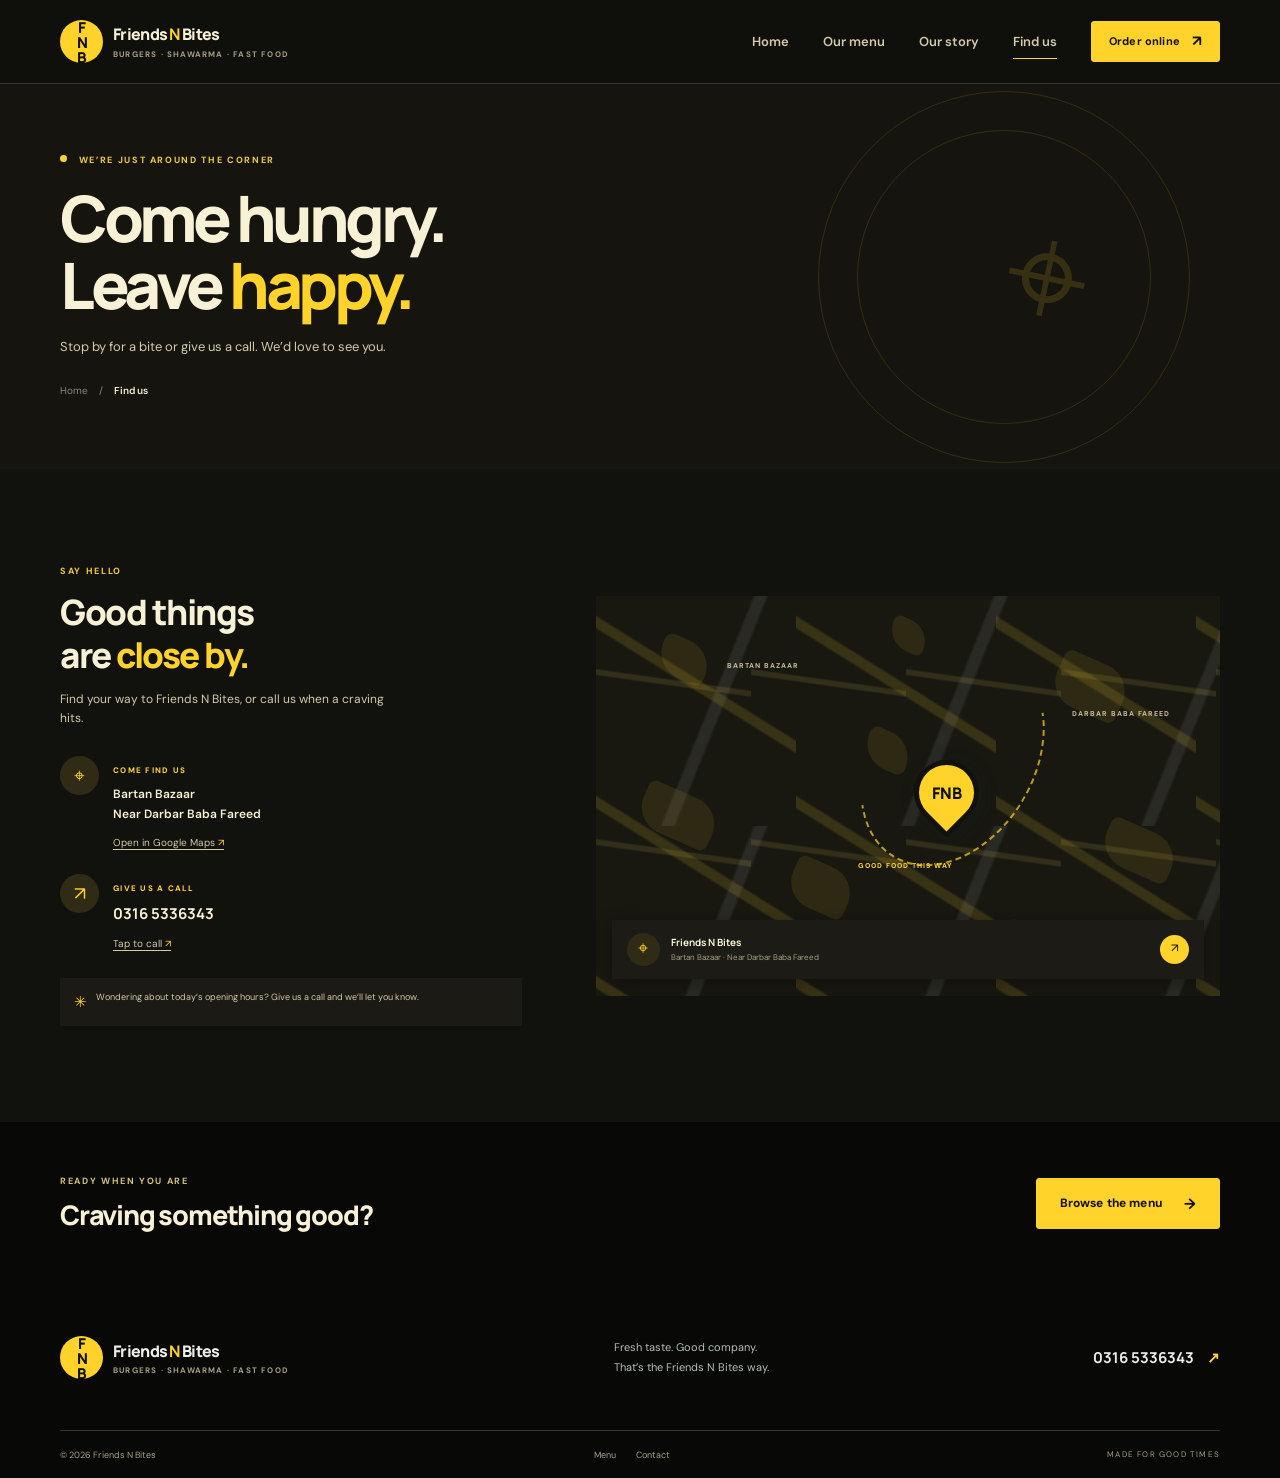
<file: contact.html>
<!DOCTYPE html>
<html lang="en">
<head>
  <meta charset="UTF-8">
  <meta name="viewport" content="width=device-width, initial-scale=1.0">
  <meta name="theme-color" content="#10100d">
  <meta name="description" content="Visit Friends N Bites in Bartan Bazaar near Darbar Hazrat Baba Fareed, Pakpattan, or call 0316 5336343.">
  <title>Find Us | Friends N Bites</title>
  <link rel="preconnect" href="https://fonts.googleapis.com">
  <link rel="preconnect" href="https://fonts.gstatic.com" crossorigin>
  <link href="https://fonts.googleapis.com/css2?family=DM+Sans:wght@400;500;600;700&family=Manrope:wght@400;500;600;700;800&display=swap" rel="stylesheet">
  <link rel="stylesheet" href="styles.css">
  <script src="script.js" defer></script>
</head>
<body>
  <header class="site-header"><div class="container header-inner"><a class="brand" href="index.html" aria-label="Friends N Bites home"><span class="brand-mark">F<span>N</span>B</span><span class="brand-name">Friends <b>N</b> Bites<small>BURGERS · SHAWARMA · FAST FOOD</small></span></a><button class="nav-toggle" type="button" aria-label="Open navigation" aria-expanded="false"><span></span><span></span><span></span></button><nav class="main-nav" aria-label="Main navigation"><a href="index.html">Home</a><a href="menu.html">Our menu</a><a href="about.html">Our story</a><a href="contact.html">Find us</a><a class="button button-small nav-cta" href="menu.html">Order online <span aria-hidden="true">↗</span></a></nav></div></header>
  <main>
    <section class="page-hero contact-page-hero"><div class="container page-hero-inner"><p class="eyebrow"><span class="eyebrow-dot"></span> WE’RE JUST AROUND THE CORNER</p><h1>Come hungry.<br>Leave <span>happy.</span></h1><p>Stop by for a bite or give us a call. We’d love to see you.</p><div class="breadcrumbs"><a href="index.html">Home</a><span>/</span><span>Find us</span></div></div><div class="page-hero-decoration" aria-hidden="true">⌖</div></section>
    <section class="section contact-section"><div class="container contact-grid"><div class="contact-details"><p class="eyebrow">SAY HELLO</p><h2>Good things<br>are <span>close by.</span></h2><p class="contact-intro">Find your way to Friends N Bites, or call us when a craving hits.</p><div class="contact-detail"><span class="contact-symbol" aria-hidden="true">⌖</span><div><span class="detail-label">COME FIND US</span><p>Bartan Bazaar<br>Near Darbar Baba Fareed</p><a href="https://maps.google.com/?q=Bartan+Bazaar+near+Darbar+Baba+Fareed" target="_blank" rel="noopener noreferrer">Open in Google Maps <span aria-hidden="true">↗</span></a></div></div><div class="contact-detail"><span class="contact-symbol" aria-hidden="true">↗</span><div><span class="detail-label">GIVE US A CALL</span><p><a class="contact-number" href="tel:+923165336343">0316 5336343</a></p><a href="tel:+923165336343">Tap to call <span aria-hidden="true">↗</span></a></div></div><div class="contact-note"><span aria-hidden="true">✳</span><p>Wondering about today’s opening hours? Give us a call and we’ll let you know.</p></div></div><div class="contact-map"><div class="map-pattern" aria-hidden="true"><span></span><span></span><span></span><span></span><span></span><span></span><span></span><span></span><span></span></div><div class="map-route" aria-hidden="true"></div><div class="map-pin"><span>F<span>N</span>B</span></div><div class="map-card"><span class="map-card-icon" aria-hidden="true">⌖</span><div><b>Friends N Bites</b><small>Bartan Bazaar · Near Darbar Baba Fareed</small></div><a href="https://maps.google.com/?q=Bartan+Bazaar+near+Darbar+Baba+Fareed" target="_blank" rel="noopener noreferrer" aria-label="Open Friends N Bites location in Google Maps">↗</a></div><span class="map-label map-label-one">BARTAN BAZAAR</span><span class="map-label map-label-two">DARBAR BABA FAREED</span><span class="map-label map-label-three">GOOD FOOD THIS WAY</span></div></div></section>
    <section class="contact-bottom"><div class="container contact-bottom-inner"><div><p class="eyebrow eyebrow-light">READY WHEN YOU ARE</p><h2>Craving something good?</h2></div><a class="button button-light" href="menu.html">Browse the menu <span aria-hidden="true">→</span></a></div></section>
  </main>
  <footer class="site-footer"><div class="container footer-main"><a class="brand brand-footer" href="index.html"><span class="brand-mark">F<span>N</span>B</span><span class="brand-name">Friends <b>N</b> Bites<small>BURGERS · SHAWARMA · FAST FOOD</small></span></a><p>Fresh taste. Good company.<br>That’s the Friends N Bites way.</p><a class="footer-phone" href="tel:+923165336343">0316 5336343 <span aria-hidden="true">↗</span></a></div><div class="container footer-bottom"><span>© <span data-current-year></span> Friends N Bites</span><div><a href="menu.html">Menu</a><a href="contact.html">Contact</a></div><span>MADE FOR GOOD TIMES</span></div></footer>
</body>
</html>
</file>
<file: styles.css>
:root {
  --ink: #f7f1d6;
  --ink-soft: #d3caaa;
  --muted: #a69f83;
  --paper: #10100d;
  --white: #1c1b15;
  --line: #383629;
  --orange: #ffd329;
  --yellow: #ffd329;
  --green: #f1ce36;
  --deep-green: #080807;
  --font-body: "DM Sans", sans-serif;
  --font-display: "Manrope", sans-serif;
  --container: 1160px;
}

* { box-sizing: border-box; }
html { scroll-behavior: smooth; scroll-padding-top: 95px; }
body { margin: 0; color: var(--ink); background: var(--paper); font-family: var(--font-body); font-size: 15px; line-height: 1.65; -webkit-font-smoothing: antialiased; }
img { display: block; width: 100%; }
a { color: inherit; text-decoration: none; }
button { font: inherit; }
.container { width: min(var(--container), calc(100% - 64px)); margin-inline: auto; }

.site-header { position: sticky; z-index: 10; top: 0; background: rgba(249, 248, 243, .94); border-bottom: 1px solid rgba(231, 230, 221, .82); backdrop-filter: blur(14px); }
.header-inner { min-height: 83px; display: flex; align-items: center; justify-content: space-between; }
.brand { display: inline-flex; align-items: center; gap: 10px; flex-shrink: 0; }
.brand-mark { width: 43px; height: 43px; display: grid; place-items: center; border-radius: 50%; color: var(--white); background: var(--ink); font: 800 15px/1 var(--font-display); letter-spacing: -1px; }
.brand-mark span, .signoff-mark span { color: var(--yellow); }
.brand-name { font: 800 16px/1.2 var(--font-display); letter-spacing: -.7px; }
.brand-name b { color: var(--orange); }
.brand-name small { display: block; margin-top: 5px; color: var(--muted); font: 700 8px/1 var(--font-body); letter-spacing: 1.2px; }
.main-nav { display: flex; align-items: center; gap: 34px; }
.main-nav > a:not(.button) { position: relative; padding-block: 8px; color: var(--ink-soft); font-size: 13px; font-weight: 600; }
.main-nav > a:not(.button)::after { position: absolute; right: 0; bottom: 1px; left: 0; height: 1px; background: var(--orange); content: ""; transform: scaleX(0); transform-origin: left; transition: transform .2s ease; }
.main-nav > a:not(.button):hover::after, .main-nav > a[aria-current="page"]::after { transform: scaleX(1); }
.main-nav > a[aria-current="page"] { color: var(--ink); }
.nav-toggle { display: none; }
.button { display: inline-flex; min-height: 51px; align-items: center; justify-content: center; gap: 22px; padding: 0 23px; border: 1px solid var(--ink); border-radius: 3px; color: var(--white); background: var(--ink); font-size: 12px; font-weight: 700; letter-spacing: .15px; transition: background .18s ease, color .18s ease, transform .18s ease; }
.button:hover { color: var(--ink); background: transparent; transform: translateY(-2px); }
.button-small { min-height: 41px; gap: 12px; padding-inline: 17px; font-size: 11px; }
.button-light { border-color: var(--white); color: var(--ink); background: var(--white); }
.button-light:hover { color: var(--white); background: transparent; }
.button-outline { color: var(--ink); background: transparent; }
.button-outline:hover { color: var(--white); background: var(--ink); }
.text-link { display: inline-flex; align-items: center; gap: 14px; border-bottom: 1px solid #adb1a6; padding-bottom: 5px; font-size: 12px; font-weight: 700; transition: color .18s ease, border-color .18s ease; }
.text-link:hover { color: var(--orange); border-color: var(--orange); }
.text-link span, .button span { font-size: 15px; }

.hero { position: relative; overflow: hidden; padding: 60px 0 0; background: #f5f3eb; }
.hero::before { position: absolute; top: -180px; right: -90px; width: 470px; height: 470px; border: 1px solid rgba(104, 124, 78, .12); border-radius: 50%; content: ""; }
.hero::after { position: absolute; top: -135px; right: -45px; width: 380px; height: 380px; border: 1px solid rgba(104, 124, 78, .12); border-radius: 50%; content: ""; }
.hero-grid { position: relative; z-index: 1; display: grid; min-height: 495px; grid-template-columns: .92fr 1.08fr; align-items: center; gap: 70px; }
.hero-copy { padding: 0 0 42px 22px; }
.eyebrow { margin: 0 0 16px; color: var(--green); font-size: 9px; font-weight: 700; letter-spacing: 1.65px; line-height: 1.4; }
.eyebrow-dot { display: inline-block; width: 7px; height: 7px; margin-right: 8px; border-radius: 50%; background: var(--orange); vertical-align: 1px; }
.hero h1, .page-hero h1 { margin: 0; font: 800 clamp(44px, 5.6vw, 72px)/1.06 var(--font-display); letter-spacing: -4.5px; }
.hero h1 span, .page-hero h1 span, .section-heading h2 span, .story-copy h2 span, .story-end h2 span, .contact-details h2 span { color: var(--orange); }
.hero-description { max-width: 420px; margin: 22px 0 26px; color: var(--ink-soft); font-size: 14px; line-height: 1.85; }
.hero-actions { display: flex; align-items: center; gap: 25px; }
.hero-note { display: flex; align-items: center; gap: 12px; margin-top: 37px; color: var(--ink-soft); font-size: 10px; font-weight: 600; }
.note-stars { color: #d49d25; font-size: 11px; letter-spacing: 2px; }
.note-divider { width: 1px; height: 14px; background: #c5c6bc; }
.hero-visual { position: relative; width: 100%; padding: 0 12px 24px 0; }
.hero-image-wrap { height: 425px; overflow: hidden; border-radius: 43% 43% 4px 4px; background: #d9d0bd; }
.hero-image-wrap img { height: 100%; object-fit: cover; object-position: center; }
.hero-stamp { position: absolute; top: 35px; right: -22px; width: 96px; height: 96px; display: flex; flex-direction: column; align-items: center; justify-content: center; border-radius: 50%; color: var(--ink); background: var(--yellow); font: 800 10px/1.3 var(--font-display); text-align: center; letter-spacing: 1px; transform: rotate(9deg); }
.hero-stamp b { margin-top: 3px; color: var(--orange); font-size: 18px; }
.hero-caption { position: absolute; bottom: 0; left: -38px; display: flex; align-items: center; gap: 13px; min-width: 240px; padding: 15px 19px; border: 1px solid #edede7; background: var(--white); box-shadow: 0 9px 30px rgba(23, 37, 31, .07); }
.caption-icon { display: grid; width: 36px; height: 36px; place-items: center; border-radius: 50%; color: var(--orange); background: #f8ebe3; font-size: 19px; }
.hero-caption b, .hero-caption small { display: block; }
.hero-caption b { font: 700 11px var(--font-display); }
.hero-caption small { margin-top: 3px; color: var(--muted); font-size: 9px; }
.hero-number { position: absolute; right: 5px; bottom: 2px; color: var(--ink); font: 700 12px var(--font-display); }
.hero-number span { color: #a1a49a; }
.hero-bottom { display: flex; height: 53px; align-items: center; justify-content: space-between; border-top: 1px solid rgba(23, 37, 31, .12); color: #82877e; font-size: 8px; font-weight: 700; letter-spacing: 1.4px; }
.scroll-cue { display: flex; align-items: center; gap: 8px; }
.scroll-cue i { display: inline-block; width: 5px; height: 5px; border: 1px solid var(--orange); border-radius: 50%; }

.section { padding: 96px 0; }
.menu-preview { background: var(--white); }
.section-heading { display: flex; align-items: end; justify-content: space-between; margin-bottom: 33px; }
.section-heading .eyebrow { margin-bottom: 10px; }
.section-heading h2, .menu-topline h2 { margin: 0; font: 800 36px/1.2 var(--font-display); letter-spacing: -1.7px; }
.feature-grid { display: grid; grid-template-columns: repeat(3, 1fr); gap: 20px; }
.feature-card { display: block; }
.feature-image { position: relative; height: 242px; overflow: hidden; background: #e5e1d5; }
.feature-image img { height: 100%; object-fit: cover; transition: transform .45s ease; }
.feature-card:hover .feature-image img { transform: scale(1.045); }
.feature-index { position: absolute; bottom: 12px; left: 12px; padding: 6px 9px; color: var(--white); background: rgba(23, 37, 31, .85); font-size: 8px; font-weight: 700; letter-spacing: 1px; }
.feature-details { display: flex; align-items: center; justify-content: space-between; padding: 16px 1px 0; }
.feature-details h3 { margin: 0; font: 800 16px var(--font-display); letter-spacing: -.4px; }
.feature-details p { margin: 3px 0 0; color: var(--muted); font-size: 11px; }
.round-arrow { display: grid; width: 35px; height: 35px; place-items: center; border: 1px solid var(--line); border-radius: 50%; transition: background .18s ease, color .18s ease; }
.feature-card:hover .round-arrow { color: var(--white); background: var(--ink); }

.deal-band { overflow: hidden; color: var(--white); background: var(--deep-green); }
.deal-band-inner { position: relative; display: flex; min-height: 390px; align-items: center; justify-content: space-between; padding-block: 60px; }
.deal-band-inner::before { position: absolute; top: -210px; right: 120px; width: 520px; height: 520px; border: 1px solid rgba(255, 255, 255, .08); border-radius: 50%; content: ""; }
.deal-copy { position: relative; z-index: 1; max-width: 490px; }
.eyebrow-light { color: #d3c274; }
.deal-copy h2 { margin: 0; font: 800 39px/1.2 var(--font-display); letter-spacing: -1.7px; }
.deal-copy h2 span { color: #d5dfbd; }
.deal-copy > p:not(.eyebrow) { max-width: 370px; margin: 15px 0 23px; color: #c7d0c8; font-size: 13px; }
.deal-price-card { position: relative; display: flex; width: 310px; min-height: 260px; flex-direction: column; align-items: flex-start; justify-content: center; padding: 31px; overflow: hidden; color: var(--ink); background: var(--yellow); transform: rotate(2deg); }
.deal-card-label { font-size: 9px; font-weight: 800; letter-spacing: 1.4px; }
.deal-card-main { display: flex; align-items: center; gap: 10px; margin-top: 16px; font: 800 68px/.85 var(--font-display); letter-spacing: -5px; }
.deal-card-main small { font-size: 14px; line-height: 1.3; letter-spacing: .4px; }
.deal-card-plus { position: absolute; top: 99px; right: 53px; color: var(--orange); font-size: 29px; font-weight: 600; }
.deal-card-drink { margin-top: 14px; font-size: 9px; font-weight: 700; letter-spacing: 1px; }
.deal-card-price { margin-top: 12px; color: var(--orange); font: 800 27px var(--font-display); letter-spacing: -1px; }
.deal-card-price span { margin-left: 5px; color: var(--ink-soft); font: 500 10px var(--font-body); letter-spacing: 0; }
.deal-card-spark { position: absolute; right: 14px; bottom: 10px; color: rgba(23, 37, 31, .14); font-size: 70px; }

.visit-strip { background: var(--paper); }
.visit-inner { display: flex; align-items: center; gap: 20px; }
.visit-icon { display: grid; width: 53px; height: 53px; flex: 0 0 53px; place-items: center; border: 1px solid #d9ddcf; border-radius: 50%; color: var(--orange); font-size: 24px; }
.visit-inner .eyebrow { margin: 0 0 4px; }
.visit-inner h2 { margin: 0; font: 800 19px var(--font-display); letter-spacing: -.5px; }
.visit-inner p:not(.eyebrow) { margin: 4px 0 0; color: var(--muted); font-size: 11px; }
.visit-inner .button { margin-left: auto; }

.site-footer { color: #eceee9; background: var(--ink); }
.footer-main { display: flex; min-height: 145px; align-items: center; justify-content: space-between; gap: 25px; }
.brand-footer .brand-mark { color: var(--ink); background: var(--yellow); }
.brand-footer .brand-mark span { color: var(--orange); }
.brand-footer .brand-name small { color: #9ea89f; }
.footer-main > p { margin: 0; color: #b5beb7; font-size: 11px; line-height: 1.8; }
.footer-phone { font: 700 15px var(--font-display); }
.footer-phone span { margin-left: 10px; color: var(--yellow); }
.footer-bottom { display: flex; min-height: 48px; align-items: center; justify-content: space-between; border-top: 1px solid rgba(255,255,255,.13); color: #98a39a; font-size: 9px; }
.footer-bottom div { display: flex; gap: 20px; }
.footer-bottom a:hover { color: var(--white); }
.footer-bottom > span:last-child { font-size: 8px; letter-spacing: 1.2px; }

.page-hero { position: relative; overflow: hidden; min-height: 385px; display: flex; align-items: center; background: #f1f0e8; }
.page-hero::before, .page-hero::after { position: absolute; top: 50%; right: 7%; width: 370px; height: 370px; border: 1px solid rgba(104, 124, 78, .15); border-radius: 50%; content: ""; transform: translateY(-50%); }
.page-hero::after { right: calc(7% + 39px); width: 292px; height: 292px; }
.page-hero-inner { position: relative; z-index: 1; padding-block: 54px; }
.page-hero .eyebrow { margin-bottom: 17px; }
.page-hero h1 { font-size: clamp(45px, 5.2vw, 64px); }
.page-hero-inner > p:not(.eyebrow) { max-width: 485px; margin: 16px 0 0; color: var(--ink-soft); font-size: 13px; line-height: 1.8; }
.breadcrumbs { display: flex; gap: 11px; margin-top: 24px; color: #858a80; font-size: 10px; }
.breadcrumbs a:hover { color: var(--orange); }
.breadcrumbs span:last-child { color: var(--ink); font-weight: 600; }
.page-hero-decoration { position: absolute; top: 50%; right: 15%; color: rgba(235, 104, 64, .16); font-size: 145px; transform: translateY(-50%) rotate(12deg); }
.menu-section { padding-top: 76px; background: var(--white); }
.menu-topline { display: flex; align-items: end; justify-content: space-between; margin-bottom: 26px; }
.menu-topline .eyebrow { margin-bottom: 9px; }
.menu-topline h2 { font-size: 30px; }
.price-note { margin: 0 0 5px; color: var(--muted); font-size: 10px; }
.price-note b { color: var(--ink); }
.menu-filters { display: flex; flex-wrap: wrap; gap: 9px; padding-bottom: 25px; border-bottom: 1px solid var(--line); }
.filter-button { min-height: 37px; padding: 0 16px; border: 1px solid var(--line); border-radius: 30px; color: var(--ink-soft); background: transparent; font-size: 10px; font-weight: 600; cursor: pointer; transition: background .18s ease, color .18s ease, border .18s ease; }
.filter-button:hover, .filter-button.is-active { border-color: var(--ink); color: var(--white); background: var(--ink); }
.menu-group { padding-top: 41px; scroll-margin-top: 100px; }
.menu-group[hidden] { display: none; }
.menu-group-heading { display: flex; align-items: center; gap: 14px; margin-bottom: 19px; }
.menu-group-icon { display: grid; width: 37px; height: 37px; flex: 0 0 37px; place-items: center; border-radius: 50%; color: var(--orange); background: #f9eee7; font-size: 17px; }
.menu-group-heading .eyebrow { margin: 0 0 2px; font-size: 8px; }
.menu-group-heading h3 { margin: 0; font: 800 20px var(--font-display); letter-spacing: -.7px; }
.group-rule { height: 1px; flex: 1; margin-left: 9px; background: var(--line); }
.deal-menu-grid { display: grid; grid-template-columns: 1fr 1fr; gap: 16px; }
.deal-menu-card { position: relative; min-height: 191px; overflow: hidden; padding: 23px 25px; }
.deal-family { background: #f5df68; }
.deal-friends { color: var(--white); background: #61764e; }
.deal-tag { font-size: 8px; font-weight: 800; letter-spacing: 1.35px; }
.deal-menu-card h4 { position: relative; z-index: 1; margin: 12px 0 2px; font: 800 24px var(--font-display); letter-spacing: -.8px; }
.deal-menu-card p { position: relative; z-index: 1; margin: 0; font-size: 11px; font-weight: 600; }
.deal-menu-card p span { margin-inline: 5px; color: var(--orange); }
.deal-friends p span { color: var(--yellow); }
.deal-menu-bottom { position: relative; z-index: 1; display: flex; align-items: center; justify-content: space-between; margin-top: 17px; }
.deal-menu-price { font: 800 23px var(--font-display); letter-spacing: -.8px; }
.deal-menu-bottom a { display: inline-flex; align-items: center; gap: 9px; padding: 7px 12px; border: 1px solid currentColor; font-size: 9px; font-weight: 700; }
.deal-menu-bottom a:hover { color: var(--white); background: var(--ink); border-color: var(--ink); }
.deal-friends .deal-menu-bottom a:hover { color: var(--ink); background: var(--white); border-color: var(--white); }
.deal-decoration { position: absolute; top: 11px; right: 18px; color: rgba(23, 37, 31, .09); font: 800 112px/.9 var(--font-display); letter-spacing: -13px; }
.deal-friends .deal-decoration { color: rgba(255,255,255,.11); }
.menu-list { display: grid; grid-template-columns: 1fr 1fr; column-gap: 44px; }
.menu-item { display: flex; min-height: 82px; align-items: center; justify-content: space-between; gap: 16px; border-bottom: 1px solid var(--line); }
.menu-item h4 { margin: 0; font: 700 12px/1.5 var(--font-display); }
.item-quantity { margin-left: 5px; color: #8a9085; font: 500 9px var(--font-body); }
.menu-item p { margin: 2px 0 0; color: var(--muted); font-size: 9px; }
.menu-price { flex: 0 0 auto; color: var(--green); font: 800 12px var(--font-display); white-space: nowrap; }
.menu-footnote { display: flex; align-items: center; gap: 8px; margin-top: 36px; padding: 17px; color: var(--ink-soft); background: #f6f5ef; font-size: 10px; }
.menu-footnote > span { color: var(--orange); }
.menu-footnote a { margin-left: 3px; color: var(--ink); font-weight: 700; text-decoration: underline; text-underline-offset: 3px; }
.menu-cta, .contact-bottom { color: var(--white); background: var(--deep-green); }
.menu-cta-inner, .contact-bottom-inner { display: flex; min-height: 194px; align-items: center; justify-content: space-between; gap: 25px; }
.menu-cta .eyebrow, .contact-bottom .eyebrow { margin-bottom: 8px; }
.menu-cta h2, .contact-bottom h2 { margin: 0; font: 800 29px var(--font-display); letter-spacing: -1.2px; }

.story-section { background: var(--white); }
.story-grid { display: grid; grid-template-columns: 1fr .9fr; align-items: center; gap: 75px; }
.story-photo { position: relative; min-height: 430px; }
.story-photo img { height: 430px; object-fit: cover; }
.story-photo-label { position: absolute; bottom: 0; left: 0; padding: 13px 17px; color: var(--ink); background: var(--yellow); font-size: 8px; font-weight: 800; letter-spacing: 1.4px; }
.story-copy .eyebrow { margin-bottom: 13px; }
.story-copy h2, .contact-details h2 { margin: 0; font: 800 35px/1.23 var(--font-display); letter-spacing: -1.5px; }
.story-copy > p:not(.eyebrow) { margin: 17px 0 0; color: var(--ink-soft); font-size: 12px; line-height: 1.9; }
.story-signoff { display: flex; align-items: center; gap: 11px; margin: 23px 0; }
.signoff-mark { display: grid; width: 37px; height: 37px; place-items: center; border-radius: 50%; color: var(--white); background: var(--ink); font: 800 12px var(--font-display); }
.story-signoff b, .story-signoff small { display: block; }
.story-signoff b { font: 700 11px var(--font-display); }
.story-signoff small { color: var(--muted); font-size: 9px; }
.story-copy .button { min-height: 45px; }
.values-band { padding: 64px 0; background: #f0f0e8; }
.values-grid { display: grid; grid-template-columns: repeat(3, 1fr); gap: 43px; }
.values-grid article { padding-left: 18px; border-left: 1px solid #cbd0c2; }
.value-number { color: var(--orange); font: 700 10px var(--font-display); letter-spacing: 1px; }
.values-grid h3 { margin: 9px 0 4px; font: 800 17px var(--font-display); letter-spacing: -.5px; }
.values-grid p { max-width: 240px; margin: 0; color: var(--ink-soft); font-size: 11px; }
.story-end { text-align: center; background: var(--white); }
.story-end .eyebrow { margin-bottom: 8px; }
.story-end h2 { margin: 0; font: 800 31px var(--font-display); letter-spacing: -1.3px; }
.story-end > .container > p:not(.eyebrow) { margin: 10px 0 20px; color: var(--muted); font-size: 12px; }
.story-end .button { min-height: 45px; }

.contact-section { background: var(--white); }
.contact-grid { display: grid; grid-template-columns: .85fr 1.15fr; gap: 74px; align-items: center; }
.contact-details .eyebrow { margin-bottom: 13px; }
.contact-intro { max-width: 340px; margin: 13px 0 27px; color: var(--ink-soft); font-size: 12px; }
.contact-detail { display: flex; gap: 14px; margin-top: 21px; }
.contact-symbol { display: grid; width: 39px; height: 39px; flex: 0 0 39px; place-items: center; border-radius: 50%; color: var(--orange); background: #f9eee7; font-size: 19px; }
.detail-label { color: var(--green); font-size: 8px; font-weight: 800; letter-spacing: 1.25px; }
.contact-detail p { margin: 4px 0; font-size: 12px; font-weight: 600; line-height: 1.65; }
.contact-detail a:not(.contact-number) { color: var(--ink-soft); font-size: 10px; text-decoration: underline; text-underline-offset: 3px; }
.contact-detail a span { color: var(--orange); }
.contact-number { font: 700 15px var(--font-display); }
.contact-note { display: flex; gap: 9px; margin-top: 23px; padding: 12px 14px; background: #f5f4ed; }
.contact-note > span { color: var(--orange); }
.contact-note p { margin: 0; color: var(--ink-soft); font-size: 9px; line-height: 1.7; }
.contact-map { position: relative; min-height: 400px; overflow: hidden; background: #e6e9dd; }
.map-pattern { position: absolute; inset: 0; background-color: #e8eadd; background-image: linear-gradient(32deg, transparent 48%, rgba(255,255,255,.8) 49%, rgba(255,255,255,.8) 52%, transparent 53%), linear-gradient(112deg, transparent 47%, rgba(255,255,255,.74) 48%, rgba(255,255,255,.74) 51%, transparent 52%), linear-gradient(8deg, transparent 47%, rgba(208,215,198,.65) 48%, rgba(208,215,198,.65) 50%, transparent 51%); background-size: 200px 180px, 240px 230px, 155px 170px; }
.map-pattern span { position: absolute; display: block; width: 52px; height: 39px; border-radius: 8px 28px 8px 28px; background: rgba(181, 198, 157, .38); transform: rotate(24deg); }
.map-pattern span:nth-child(1) { top: 11%; left: 10%; }
.map-pattern span:nth-child(2) { top: 16%; right: 15%; width: 72px; height: 53px; }
.map-pattern span:nth-child(3) { top: 49%; left: 7%; width: 78px; height: 47px; }
.map-pattern span:nth-child(4) { top: 67%; left: 31%; width: 63px; height: 47px; }
.map-pattern span:nth-child(5) { top: 58%; right: 7%; width: 74px; height: 45px; }
.map-pattern span:nth-child(6) { bottom: 7%; right: 26%; width: 58px; height: 41px; }
.map-pattern span:nth-child(7) { top: 34%; left: 43%; width: 47px; height: 37px; }
.map-pattern span:nth-child(8) { bottom: 10%; left: 8%; width: 40px; height: 31px; }
.map-pattern span:nth-child(9) { top: 6%; left: 47%; width: 39px; height: 31px; }
.map-route { position: absolute; top: 12%; left: 44%; width: 165px; height: 230px; border: 2px dashed rgba(235, 104, 64, .55); border-top-color: transparent; border-left-color: transparent; border-radius: 50%; transform: rotate(31deg); }
.map-pin { position: absolute; top: 41%; left: 51%; display: grid; width: 65px; height: 65px; place-items: center; border: 5px solid var(--white); border-radius: 50% 50% 50% 4px; color: var(--white); background: var(--ink); box-shadow: 0 5px 18px rgba(23,37,31,.2); font: 800 16px var(--font-display); transform: rotate(-45deg); }
.map-pin > span { transform: rotate(45deg); }
.map-pin > span span { color: var(--yellow); }
.map-card { position: absolute; right: 16px; bottom: 17px; left: 16px; display: flex; align-items: center; gap: 11px; padding: 13px 15px; background: var(--white); box-shadow: 0 4px 17px rgba(23,37,31,.09); }
.map-card-icon { display: grid; width: 33px; height: 33px; place-items: center; border-radius: 50%; color: var(--orange); background: #f9eee7; font-size: 18px; }
.map-card b, .map-card small { display: block; }
.map-card b { font: 700 10px var(--font-display); }
.map-card small { margin-top: 2px; color: var(--muted); font-size: 8px; }
.map-card > a { display: grid; width: 29px; height: 29px; place-items: center; margin-left: auto; border-radius: 50%; color: var(--white); background: var(--ink); font-size: 12px; }
.map-label { position: absolute; color: #7e8976; font-size: 7px; font-weight: 800; letter-spacing: 1px; }
.map-label-one { top: 16%; left: 21%; }
.map-label-two { top: 28%; right: 8%; }
.map-label-three { top: 66%; left: 42%; color: var(--orange); }
.contact-bottom-inner { min-height: 163px; }
.contact-bottom h2 { font-size: 27px; }

@media (min-width: 1300px) {
  .hero-grid { min-height: 535px; }
  .hero-image-wrap { height: 460px; }
}

@media (max-width: 900px) {
  .container { width: min(var(--container), calc(100% - 44px)); }
  .main-nav { gap: 20px; }
  .hero-grid { min-height: 440px; gap: 35px; }
  .hero-copy { padding-left: 0; }
  .hero-image-wrap { height: 365px; }
  .hero h1 { font-size: 55px; letter-spacing: -3.4px; }
  .feature-image { height: 200px; }
  .story-grid { gap: 40px; }
  .contact-grid { gap: 40px; }
}

@media (max-width: 680px) {
  html { scroll-padding-top: 75px; }
  .container { width: calc(100% - 40px); }
  .header-inner { min-height: 69px; }
  .brand-mark { width: 38px; height: 38px; font-size: 13px; }
  .brand-name { font-size: 14px; }
  .brand-name small { font-size: 7px; letter-spacing: .9px; }
  .nav-toggle { display: flex; width: 40px; height: 40px; flex-direction: column; align-items: center; justify-content: center; gap: 5px; border: 1px solid var(--line); border-radius: 50%; background: transparent; cursor: pointer; }
  .nav-toggle span { width: 15px; height: 1.5px; background: var(--ink); transition: transform .2s ease; }
  .nav-toggle[aria-expanded="true"] span:first-child { transform: translateY(3.25px) rotate(45deg); }
  .nav-toggle[aria-expanded="true"] span:nth-child(2) { opacity: 0; }
  .nav-toggle[aria-expanded="true"] span:last-child { transform: translateY(-3.25px) rotate(-45deg); }
  .main-nav { position: absolute; top: 68px; right: 0; left: 0; display: none; align-items: stretch; gap: 0; padding: 9px 20px 18px; border-bottom: 1px solid var(--line); background: var(--paper); box-shadow: 0 12px 20px rgba(23,37,31,.06); }
  .main-nav.is-open { display: flex; flex-direction: column; }
  .main-nav > a:not(.button) { padding: 12px 2px; border-bottom: 1px solid var(--line); }
  .main-nav > a:not(.button)::after { display: none; }
  .main-nav .nav-cta { align-self: flex-start; margin-top: 13px; }
  .hero { padding-top: 35px; }
  .hero::before { top: 340px; right: -180px; width: 360px; height: 360px; }
  .hero::after { top: 365px; right: -130px; width: 260px; height: 260px; }
  .hero-grid { min-height: auto; grid-template-columns: 1fr; gap: 24px; }
  .hero-copy { padding: 0; }
  .eyebrow { font-size: 8px; }
  .hero h1 { font-size: clamp(49px, 13vw, 65px); letter-spacing: -3.5px; }
  .hero-description { max-width: 450px; margin: 16px 0 19px; font-size: 12px; }
  .hero-actions { gap: 17px; }
  .button { min-height: 46px; gap: 14px; padding-inline: 17px; font-size: 10px; }
  .hero-actions .text-link { font-size: 10px; }
  .hero-note { margin-top: 21px; font-size: 8px; }
  .hero-visual { width: calc(100% - 14px); margin: 0 0 16px 9px; padding: 0 10px 19px 0; }
  .hero-image-wrap { height: min(97vw, 380px); border-radius: 39% 39% 3px 3px; }
  .hero-stamp { top: 25px; right: -15px; width: 76px; height: 76px; font-size: 8px; }
  .hero-stamp b { font-size: 15px; }
  .hero-caption { left: -7px; min-width: 203px; padding: 10px 12px; gap: 9px; }
  .caption-icon { width: 31px; height: 31px; }
  .hero-caption b { font-size: 9px; }
  .hero-caption small { font-size: 8px; }
  .hero-number { right: 1px; font-size: 10px; }
  .hero-bottom { height: 43px; font-size: 6px; letter-spacing: .8px; }
  .hero-bottom > span:last-child { display: none; }
  .section { padding: 65px 0; }
  .section-heading { align-items: flex-start; gap: 12px; margin-bottom: 24px; }
  .section-heading h2 { font-size: 29px; }
  .section-heading > .text-link { align-self: end; gap: 5px; font-size: 9px; white-space: nowrap; }
  .feature-grid { grid-template-columns: 1fr; gap: 25px; }
  .feature-image { height: min(66vw, 285px); }
  .feature-details { padding-top: 11px; }
  .feature-details h3 { font-size: 15px; }
  .feature-details p { font-size: 10px; }
  .deal-band-inner { min-height: 0; flex-direction: column; align-items: flex-start; gap: 32px; padding-block: 55px; }
  .deal-copy h2 { font-size: 32px; }
  .deal-copy > p:not(.eyebrow) { font-size: 11px; }
  .deal-price-card { width: min(100%, 310px); min-height: 230px; align-self: center; }
  .visit-inner { flex-wrap: wrap; gap: 13px; }
  .visit-icon { width: 44px; height: 44px; flex-basis: 44px; }
  .visit-inner h2 { font-size: 16px; }
  .visit-inner p:not(.eyebrow) { max-width: 245px; font-size: 9px; }
  .visit-inner .button { width: 100%; margin: 5px 0 0; }
  .footer-main { min-height: 0; flex-wrap: wrap; gap: 18px; padding-block: 27px; }
  .footer-main > p { margin-left: auto; font-size: 9px; }
  .footer-phone { flex-basis: 100%; font-size: 13px; }
  .footer-bottom { min-height: 48px; font-size: 8px; }
  .footer-bottom div { gap: 11px; }
  .footer-bottom > span:last-child { display: none; }
  .page-hero { min-height: 344px; }
  .page-hero::before { right: -160px; width: 320px; height: 320px; }
  .page-hero::after { right: -110px; width: 240px; height: 240px; }
  .page-hero-inner { padding-block: 42px; }
  .page-hero h1 { font-size: clamp(36px, 9vw, 48px); letter-spacing: -2.4px; }
  .page-hero-inner > p:not(.eyebrow) { max-width: 370px; font-size: 11px; }
  .page-hero-decoration { right: 8%; font-size: 90px; }
  .menu-section { padding-top: 53px; }
  .menu-topline { display: block; }
  .menu-topline h2 { font-size: 27px; }
  .price-note { margin-top: 8px; }
  .menu-filters { gap: 7px; }
  .filter-button { min-height: 33px; padding-inline: 12px; font-size: 9px; }
  .menu-group { padding-top: 32px; }
  .menu-group-heading { gap: 10px; }
  .menu-group-heading h3 { font-size: 17px; }
  .menu-group-icon { width: 33px; height: 33px; flex-basis: 33px; }
  .deal-menu-grid { grid-template-columns: 1fr; gap: 12px; }
  .deal-menu-card { min-height: 175px; padding: 19px 20px; }
  .deal-menu-card h4 { font-size: 22px; }
  .menu-list { grid-template-columns: 1fr; }
  .menu-item { min-height: 75px; }
  .menu-item h4 { font-size: 11px; }
  .menu-item p { font-size: 8px; }
  .menu-price { font-size: 11px; }
  .menu-footnote { align-items: flex-start; flex-wrap: wrap; gap: 6px; padding: 13px; font-size: 9px; }
  .menu-cta-inner, .contact-bottom-inner { min-height: 0; flex-direction: column; align-items: flex-start; gap: 19px; padding-block: 37px; }
  .menu-cta h2, .contact-bottom h2 { font-size: 24px; }
  .story-grid { grid-template-columns: 1fr; gap: 34px; }
  .story-photo, .story-photo img { min-height: 0; height: min(75vw, 330px); }
  .story-copy h2, .contact-details h2 { font-size: 30px; }
  .story-copy > p:not(.eyebrow) { font-size: 11px; }
  .values-band { padding: 42px 0; }
  .values-grid { grid-template-columns: 1fr; gap: 25px; }
  .values-grid p { max-width: none; }
  .story-end h2 { font-size: 25px; }
  .contact-grid { grid-template-columns: 1fr; gap: 35px; }
  .contact-map { min-height: 330px; }
  .contact-bottom h2 { font-size: 23px; }
}

@media (prefers-reduced-motion: reduce) {
  *, *::before, *::after { scroll-behavior: auto !important; transition-duration: .01ms !important; }
}

/* Black-and-yellow palette inspired by the Friends N Bites menu card. */
body { color: var(--ink); background: var(--paper); }
.site-header { background: rgba(16, 16, 13, .96); border-color: var(--line); }
.brand-mark, .brand-footer .brand-mark, .signoff-mark { color: #11110d; background: var(--yellow); }
.brand-mark span, .brand-footer .brand-mark span, .signoff-mark span { color: #11110d; }
.brand-name small, .brand-footer .brand-name small { color: var(--muted); }
.main-nav > a:not(.button), .main-nav > a[aria-current="page"] { color: var(--ink-soft); }
.main-nav > a:not(.button)::after { background: var(--yellow); }
.button, .button-light { border-color: var(--yellow); color: #11110d; background: var(--yellow); }
.button:hover, .button-light:hover { border-color: var(--yellow); color: var(--yellow); background: transparent; }
.button-outline { border-color: var(--yellow); color: var(--yellow); background: transparent; }
.button-outline:hover { color: #11110d; background: var(--yellow); }
.text-link { border-color: #6c674e; }
.text-link:hover { color: var(--yellow); border-color: var(--yellow); }
.hero, .menu-preview, .visit-strip, .story-section, .story-end, .contact-section { background: #11110e; }
.hero::before, .hero::after, .page-hero::before, .page-hero::after { border-color: rgba(255, 211, 41, .13); }
.hero-description, .visit-inner p:not(.eyebrow), .feature-details p, .story-copy > p:not(.eyebrow), .contact-intro, .story-end > .container > p:not(.eyebrow) { color: var(--ink-soft); }
.hero-caption, .feature-details, .menu-item, .cart-dialog, .map-card { color: var(--ink); background: #1c1b15; }
.hero-caption { border-color: var(--line); }
.caption-icon, .contact-symbol, .map-card-icon { color: var(--yellow); background: #302b15; }
.hero-number { color: var(--ink); }
.hero-number span { color: var(--muted); }
.hero-bottom { border-color: var(--line); color: var(--muted); }
.feature-index { background: rgba(12, 12, 10, .9); }
.round-arrow { border-color: var(--line); }
.feature-card:hover .round-arrow { color: #11110d; background: var(--yellow); }
.deal-band, .menu-cta, .contact-bottom { color: var(--ink); background: #080807; }
.deal-copy h2 span { color: var(--yellow); }
.deal-price-card, .deal-family { color: #11110d; background: var(--yellow); }
.deal-card-price { color: #11110d; }
.deal-menu-card.deal-friends { color: var(--ink); background: #242218; }
.deal-friends .deal-menu-price { color: var(--yellow); }
.deal-decoration { color: rgba(17, 17, 13, .12); }
.deal-friends .deal-decoration { color: rgba(255, 255, 255, .08); }
.visit-icon { border-color: var(--line); color: var(--yellow); }
.site-footer { background: #080807; }
.footer-bottom { border-color: var(--line); color: var(--muted); }
.page-hero, .values-band { background: #15140f; }
.page-hero-inner > p:not(.eyebrow), .values-grid p { color: var(--ink-soft); }
.page-hero-decoration { color: rgba(255, 211, 41, .14); }
.menu-section { background: #11110e; }
.filter-button { border-color: var(--line); color: var(--ink-soft); }
.filter-button:hover, .filter-button.is-active { border-color: var(--yellow); color: #11110d; background: var(--yellow); }
.menu-group-icon { color: var(--yellow); background: #302b15; }
.group-rule, .menu-item { border-color: var(--line); }
.menu-item h4 { color: var(--ink); }
.item-quantity, .menu-item p { color: var(--muted); }
.menu-price { color: var(--yellow); }
.deal-menu-card.deal-family .deal-tag, .deal-menu-card.deal-family h4, .deal-menu-card.deal-family p, .deal-menu-card.deal-family .deal-menu-price { color: #11110d; }
.deal-menu-card.deal-friends p span { color: var(--yellow); }
.deal-menu-bottom a:hover { color: var(--yellow); background: #11110d; border-color: #11110d; }
.menu-footnote, .contact-note { color: var(--ink-soft); background: #1b1a14; }
.menu-footnote a { color: var(--yellow); }
.story-photo-label { color: #11110d; background: var(--yellow); }
.values-grid article { border-color: #4a4632; }
.value-number, .contact-detail a span { color: var(--yellow); }
.contact-detail a:not(.contact-number) { color: var(--ink-soft); }
.detail-label { color: var(--yellow); }
.map-pattern { background-color: #181811; background-image: linear-gradient(32deg, transparent 48%, rgba(255, 211, 41, .14) 49%, rgba(255, 211, 41, .14) 52%, transparent 53%), linear-gradient(112deg, transparent 47%, rgba(255, 255, 255, .08) 48%, rgba(255, 255, 255, .08) 51%, transparent 52%), linear-gradient(8deg, transparent 47%, rgba(208, 183, 73, .14) 48%, rgba(208, 183, 73, .14) 50%, transparent 51%); }
.map-pattern span { background: rgba(255, 211, 41, .09); }
.map-route { border-color: rgba(255, 211, 41, .7); border-top-color: transparent; border-left-color: transparent; }
.map-pin { border-color: #11110d; color: #11110d; background: var(--yellow); }
.map-pin > span span { color: #11110d; }
.map-card { box-shadow: 0 4px 17px rgba(0, 0, 0, .32); }
.map-label { color: #c5bd9b; }
.map-label-three { color: var(--yellow); }
.map-card > a { color: #11110d; background: var(--yellow); }
.contact-note > span { color: var(--yellow); }

.menu-list { align-items: stretch; gap: 16px; }
.menu-item { min-height: 0; display: flex; flex-direction: column; align-items: stretch; justify-content: flex-start; gap: 0; overflow: hidden; border: 1px solid var(--line); }
.menu-item > img { display: block; width: 100%; height: 320px; object-fit: contain; background: #222117; }
.menu-item-info { display: flex; flex: 1; flex-direction: column; padding: 13px 14px 12px; }
.menu-item h4 { font-size: 12px; }
.menu-item p { min-height: 30px; font-size: 9px; }
.menu-item-bottom { display: flex; align-items: center; justify-content: space-between; gap: 10px; margin-top: auto; padding-top: 9px; }
.add-to-cart { min-height: 31px; padding: 0 12px; border: 1px solid var(--yellow); color: #11110d; background: var(--yellow); font-size: 9px; font-weight: 800; cursor: pointer; transition: color .18s ease, background .18s ease; }
.add-to-cart:hover { color: var(--yellow); background: transparent; }
.deal-menu-grid { grid-template-columns: 1fr 1fr; }
.deal-menu-card { min-height: 180px; display: flex; align-items: stretch; gap: 0; padding: 0; }
.deal-menu-image { flex: 0 0 38%; width: 38%; height: 220px; min-height: 220px; object-fit: contain; background: #222117; }
.deal-menu-content { position: relative; z-index: 1; display: flex; flex: 1; flex-direction: column; align-items: flex-start; justify-content: center; padding: 17px 19px; }
.deal-menu-card h4 { margin-top: 6px; font-size: 21px; }
.deal-menu-card p { font-size: 10px; }
.deal-menu-bottom { width: 100%; margin-top: 11px; }
.deal-menu-price { font-size: 20px; }
.deal-decoration { top: 7px; right: 9px; font-size: 67px; }
.deal-card-label, .deal-card-main, .deal-card-plus, .deal-card-drink, .deal-card-spark { color: #11110d; }
.deal-friends .deal-tag { color: var(--yellow); }
.deal-friends h4 { color: var(--ink); }
.deal-friends .deal-menu-bottom a:hover { color: #11110d; background: var(--yellow); border-color: var(--yellow); }

.cart-fab { position: fixed; z-index: 9; right: max(22px, calc((100vw - var(--container)) / 2)); bottom: 22px; display: flex; min-height: 52px; align-items: center; gap: 10px; padding: 0 16px; border: 1px solid var(--yellow); color: #11110d; background: var(--yellow); box-shadow: 0 8px 28px rgba(0, 0, 0, .35); font-size: 11px; font-weight: 800; cursor: pointer; }
.cart-fab > span:first-child { font-size: 15px; }
.cart-count { display: grid; width: 21px; height: 21px; place-items: center; border-radius: 50%; color: var(--yellow); background: #11110d; font-size: 10px; }
.cart-fab-total { margin-left: 4px; padding-left: 10px; border-left: 1px solid rgba(17, 17, 13, .25); }
.cart-dialog { width: min(500px, calc(100% - 28px)); max-width: none; max-height: min(92dvh, 820px); padding: 0; border: 1px solid #48432a; color: var(--ink); box-shadow: 0 20px 80px rgba(0, 0, 0, .7); }
.cart-dialog::backdrop { background: rgba(0, 0, 0, .76); backdrop-filter: blur(4px); }
.cart-form { max-height: min(92dvh, 820px); overflow-y: auto; padding: 24px; }
.cart-header { display: flex; align-items: flex-start; justify-content: space-between; }
.cart-header .eyebrow { margin-bottom: 4px; }
.cart-header h2 { margin: 0; font: 800 25px var(--font-display); }
.cart-close { width: 35px; height: 35px; border: 1px solid var(--line); color: var(--ink); background: transparent; font-size: 24px; cursor: pointer; }
.cart-empty { padding: 17px 0; color: var(--muted); font-size: 11px; }
.cart-items { display: grid; gap: 10px; margin: 15px 0; padding: 0; list-style: none; }
.cart-item { display: grid; grid-template-columns: 1fr auto auto; align-items: center; gap: 12px; font-size: 11px; }
.cart-item strong { color: var(--yellow); font-size: 11px; }
.cart-remove { padding: 3px 0; border: 0; color: #e8a596; background: transparent; font-size: 9px; cursor: pointer; }
.cart-total-row { display: flex; justify-content: space-between; padding: 13px 0; border-top: 1px solid var(--line); font-size: 12px; }
.cart-total-row strong { color: var(--yellow); font: 800 16px var(--font-display); }
.checkout-fields { display: grid; grid-template-columns: 1fr 1fr; gap: 12px; margin-top: 15px; }
.checkout-fields label { display: grid; gap: 5px; color: var(--ink-soft); font-size: 9px; font-weight: 700; }
.checkout-fields [hidden] { display: none; }
.checkout-fields input, .checkout-fields select { width: 100%; min-height: 39px; padding: 8px 10px; border: 1px solid var(--line); border-radius: 0; color: var(--ink); background: #11110e; font: 11px var(--font-body); }
.checkout-fields input:focus, .checkout-fields select:focus { outline: 1px solid var(--yellow); }
.delivery-address { grid-column: 1 / -1; }
.payment-options { display: flex; flex-wrap: wrap; gap: 8px; margin: 17px 0 0; padding: 0; border: 0; }
.payment-options legend { width: 100%; margin-bottom: 8px; color: var(--ink); font-size: 10px; font-weight: 800; }
.payment-options label { cursor: pointer; }
.payment-options input { position: absolute; opacity: 0; }
.payment-options label span { display: block; padding: 8px 11px; border: 1px solid var(--line); color: var(--ink-soft); font-size: 9px; }
.payment-options input:checked + span { border-color: var(--yellow); color: var(--yellow); background: #302b15; }
.payment-options input:focus-visible + span { outline: 2px solid var(--yellow); outline-offset: 2px; }
.payment-notice, .checkout-terms { color: var(--muted); font-size: 9px; line-height: 1.65; }
.payment-notice { margin: 12px 0; padding: 10px; border-left: 2px solid var(--yellow); background: #242218; }
.checkout-submit { width: 100%; min-height: 45px; }
.checkout-submit:disabled { border-color: #494735; color: #9d977c; background: #343226; cursor: not-allowed; transform: none; }
.checkout-terms { margin-bottom: 0; text-align: center; }

@media (max-width: 680px) {
  .main-nav { border-color: var(--line); background: #10100d; }
  .main-nav > a:not(.button) { border-color: var(--line); }
  .nav-toggle { border-color: var(--line); }
  .nav-toggle span { background: var(--yellow); }
  .deal-menu-grid { grid-template-columns: 1fr; }
  .deal-menu-card { min-height: 190px; }
  .deal-menu-image { flex-basis: 34%; width: 34%; height: 190px; min-height: 190px; }
  .deal-menu-content { padding: 12px; }
  .deal-menu-card h4 { font-size: 18px; }
  .deal-menu-card p { max-width: 190px; font-size: 9px; }
  .menu-list { grid-template-columns: 1fr 1fr; gap: 9px; }
  .menu-item > img { height: 160px; }
  .menu-item-info { padding: 10px; }
  .menu-item h4 { font-size: 10px; }
  .menu-item p { min-height: 38px; font-size: 8px; }
  .menu-price { font-size: 10px; }
  .add-to-cart { min-height: 28px; padding-inline: 8px; font-size: 8px; }
  .cart-fab { right: 14px; bottom: 14px; min-height: 47px; gap: 7px; padding-inline: 11px; font-size: 10px; }
  .cart-fab-total { margin-left: 2px; padding-left: 7px; }
  .cart-form { padding: 19px; }
}

@media (max-width: 370px) {
  .menu-list { grid-template-columns: 1fr; }
  .menu-item { display: grid; grid-template-columns: 100px 1fr; }
  .menu-item > img { height: 100%; min-height: 130px; }
  .menu-item p { min-height: 0; }
}
</file>
